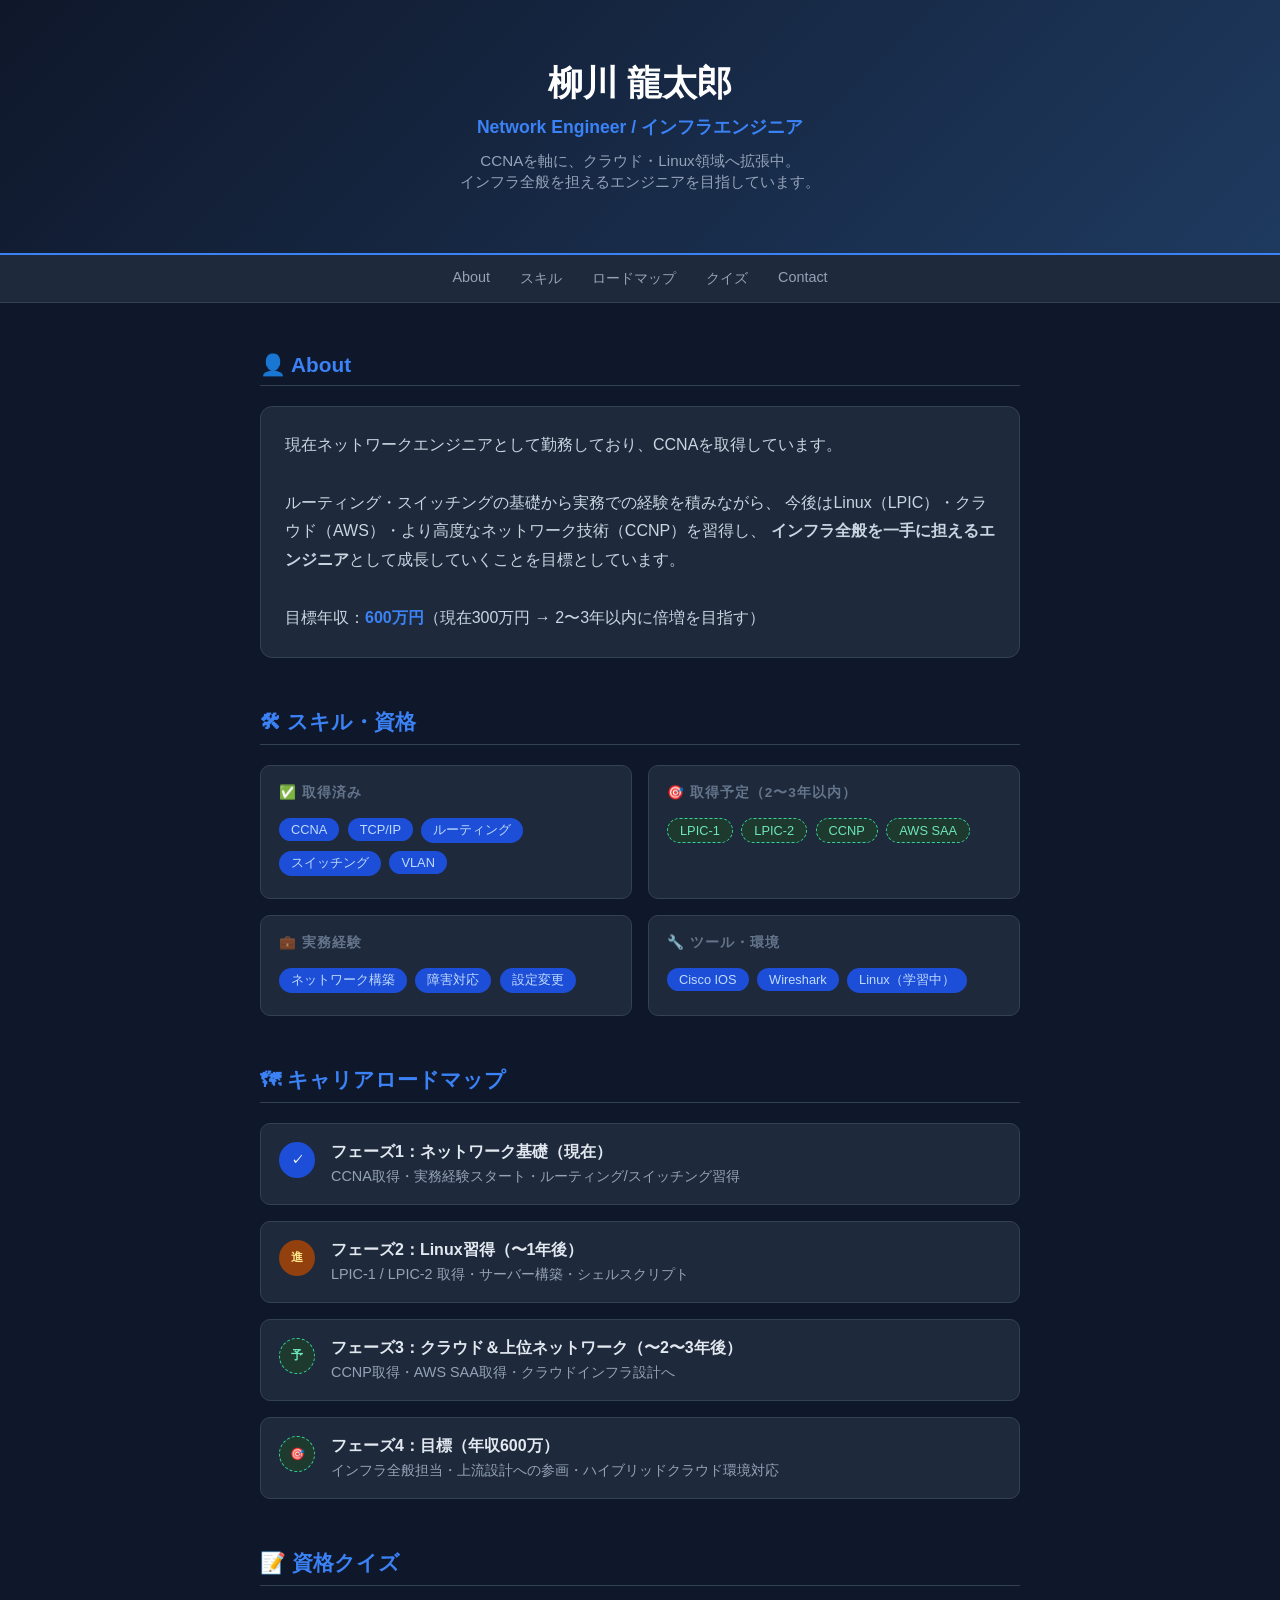
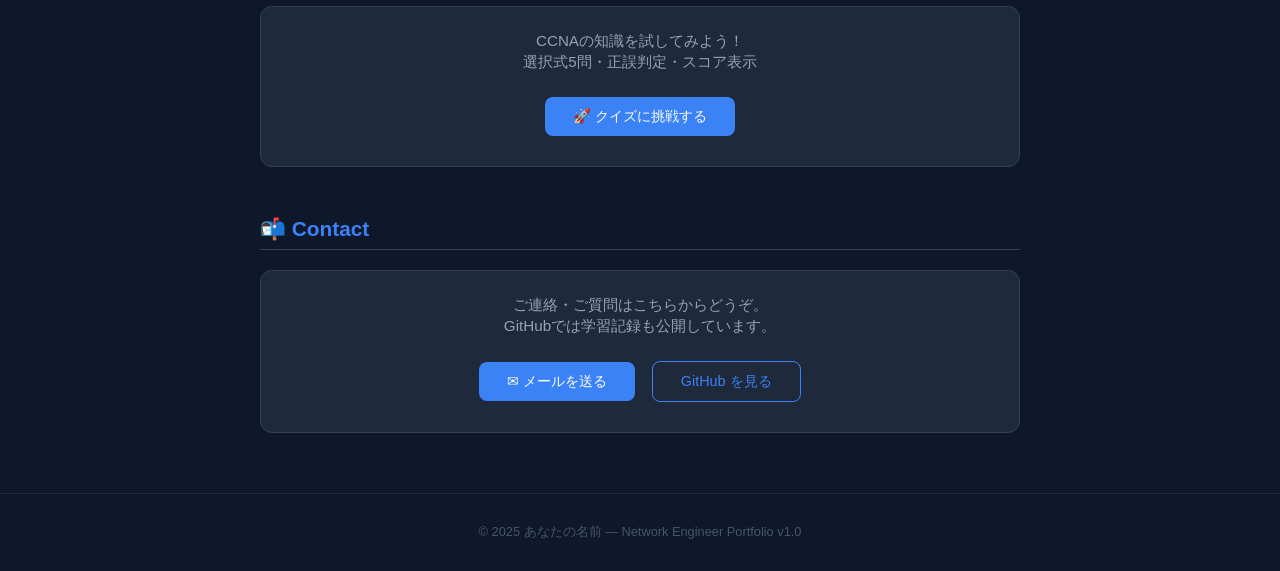
<file: index.html>
<!DOCTYPE html>
<html lang="ja">
<head>
<meta charset="UTF-8">
<meta name="viewport" content="width=device-width, initial-scale=1.0">
<title>Portfolio | Network Engineer</title>
<style>
  * { margin: 0; padding: 0; box-sizing: border-box; }
  body { font-family: 'Segoe UI', sans-serif; background: #0f172a; color: #e2e8f0; }

  /* ヘッダー */
  header {
    background: linear-gradient(135deg, #0f172a 0%, #1e3a5f 100%);
    padding: 60px 20px;
    text-align: center;
    border-bottom: 2px solid #3b82f6;
  }
  header h1 { font-size: 2.2rem; color: #fff; margin-bottom: 8px; }
  header p.role { color: #3b82f6; font-size: 1.1rem; font-weight: bold; margin-bottom: 12px; }
  header p.tagline { color: #94a3b8; font-size: 0.95rem; max-width: 500px; margin: 0 auto; }

  /* ナビ */
  nav {
    background: #1e293b;
    display: flex;
    justify-content: center;
    gap: 30px;
    padding: 14px;
    position: sticky;
    top: 0;
    z-index: 100;
    border-bottom: 1px solid #334155;
  }
  nav a { color: #94a3b8; text-decoration: none; font-size: 0.9rem; transition: color 0.2s; }
  nav a:hover { color: #3b82f6; }

  /* セクション共通 */
  section { max-width: 800px; margin: 50px auto; padding: 0 20px; }
  section h2 {
    font-size: 1.3rem;
    color: #3b82f6;
    margin-bottom: 20px;
    padding-bottom: 8px;
    border-bottom: 1px solid #334155;
    display: flex;
    align-items: center;
    gap: 8px;
  }

  /* About */
  .about-card {
    background: #1e293b;
    border-radius: 12px;
    padding: 24px;
    line-height: 1.8;
    color: #cbd5e1;
    border: 1px solid #334155;
  }

  /* スキル */
  .skills-grid { display: grid; grid-template-columns: 1fr 1fr; gap: 16px; }
  .skill-card {
    background: #1e293b;
    border-radius: 10px;
    padding: 18px;
    border: 1px solid #334155;
  }
  .skill-card h3 { font-size: 0.85rem; color: #64748b; margin-bottom: 12px; text-transform: uppercase; letter-spacing: 1px; }
  .badge {
    display: inline-block;
    background: #1d4ed8;
    color: #bfdbfe;
    border-radius: 20px;
    padding: 4px 12px;
    font-size: 0.8rem;
    margin: 4px 4px 4px 0;
  }
  .badge.plan { background: #1e3a2f; color: #6ee7b7; border: 1px dashed #34d399; }

  /* ロードマップ */
  .roadmap { display: flex; flex-direction: column; gap: 16px; }
  .road-item {
    display: flex;
    align-items: flex-start;
    gap: 16px;
    background: #1e293b;
    border-radius: 10px;
    padding: 18px;
    border: 1px solid #334155;
  }
  .road-dot {
    width: 36px; height: 36px;
    border-radius: 50%;
    display: flex; align-items: center; justify-content: center;
    font-size: 0.75rem; font-weight: bold;
    flex-shrink: 0;
  }
  .done { background: #1d4ed8; color: #fff; }
  .wip  { background: #92400e; color: #fde68a; }
  .future { background: #1e3a2f; color: #6ee7b7; border: 1px dashed #34d399; }
  .road-item div p { font-size: 0.9rem; color: #94a3b8; margin-top: 4px; }

  /* コンタクト */
  .contact-card {
    background: #1e293b;
    border-radius: 12px;
    padding: 24px;
    border: 1px solid #334155;
    text-align: center;
  }
  .contact-card p { color: #94a3b8; margin-bottom: 18px; font-size: 0.95rem; }
  .btn {
    display: inline-block;
    background: #3b82f6;
    color: #fff;
    padding: 10px 28px;
    border-radius: 8px;
    text-decoration: none;
    font-size: 0.9rem;
    margin: 6px;
    transition: background 0.2s;
  }
  .btn:hover { background: #2563eb; }
  .btn.ghost {
    background: transparent;
    border: 1px solid #3b82f6;
    color: #3b82f6;
  }
  .btn.ghost:hover { background: #1e3a5f; }

  footer {
    text-align: center;
    padding: 30px;
    color: #475569;
    font-size: 0.8rem;
    border-top: 1px solid #1e293b;
    margin-top: 60px;}
    

</style>
</head>
<body>

<header>
  <h1>柳川 龍太郎</h1>
  <p class="role">Network Engineer / インフラエンジニア</p>
  <p class="tagline">CCNAを軸に、クラウド・Linux領域へ拡張中。<br>インフラ全般を担えるエンジニアを目指しています。</p>
</header>

<nav>
  <a href="#about">About</a>
  <a href="#skills">スキル</a>
  <a href="#roadmap">ロードマップ</a>
  <a href="#quiz">クイズ</a>
  <a href="#contact">Contact</a>
</nav>

<!-- About -->
<section id="about">
  <h2>👤 About</h2>
  <div class="about-card">
    <p>
      現在ネットワークエンジニアとして勤務しており、CCNAを取得しています。<br><br>
      ルーティング・スイッチングの基礎から実務での経験を積みながら、
      今後はLinux（LPIC）・クラウド（AWS）・より高度なネットワーク技術（CCNP）を習得し、
      <strong>インフラ全般を一手に担えるエンジニア</strong>として成長していくことを目標としています。<br><br>
      目標年収：<strong style="color:#3b82f6">600万円</strong>（現在300万円 → 2〜3年以内に倍増を目指す）
    </p>
  </div>
</section>

<!-- スキル -->
<section id="skills">
  <h2>🛠 スキル・資格</h2>
  <div class="skills-grid">
    <div class="skill-card">
      <h3>✅ 取得済み</h3>
      <span class="badge">CCNA</span>
      <span class="badge">TCP/IP</span>
      <span class="badge">ルーティング</span>
      <span class="badge">スイッチング</span>
      <span class="badge">VLAN</span>
    </div>
    <div class="skill-card">
      <h3>🎯 取得予定（2〜3年以内）</h3>
      <span class="badge plan">LPIC-1</span>
      <span class="badge plan">LPIC-2</span>
      <span class="badge plan">CCNP</span>
      <span class="badge plan">AWS SAA</span>
    </div>
    <div class="skill-card">
      <h3>💼 実務経験</h3>
      <span class="badge">ネットワーク構築</span>
      <span class="badge">障害対応</span>
      <span class="badge">設定変更</span>
    </div>
    <div class="skill-card">
      <h3>🔧 ツール・環境</h3>
      <span class="badge">Cisco IOS</span>
      <span class="badge">Wireshark</span>
      <span class="badge">Linux（学習中）</span>
    </div>
  </div>
</section>

<!-- ロードマップ -->
<section id="roadmap">
  <h2>🗺 キャリアロードマップ</h2>
  <div class="roadmap">
    <div class="road-item">
      <div class="road-dot done">✓</div>
      <div>
        <strong>フェーズ1：ネットワーク基礎（現在）</strong>
        <p>CCNA取得・実務経験スタート・ルーティング/スイッチング習得</p>
      </div>
    </div>
    <div class="road-item">
      <div class="road-dot wip">進</div>
      <div>
        <strong>フェーズ2：Linux習得（〜1年後）</strong>
        <p>LPIC-1 / LPIC-2 取得・サーバー構築・シェルスクリプト</p>
      </div>
    </div>
    <div class="road-item">
      <div class="road-dot future">予</div>
      <div>
        <strong>フェーズ3：クラウド＆上位ネットワーク（〜2〜3年後）</strong>
        <p>CCNP取得・AWS SAA取得・クラウドインフラ設計へ</p>
      </div>
    </div>
    <div class="road-item">
      <div class="road-dot future">🎯</div>
      <div>
        <strong>フェーズ4：目標（年収600万）</strong>
        <p>インフラ全般担当・上流設計への参画・ハイブリッドクラウド環境対応</p>
      </div>
    </div>
  </div>
</section>

<!-- Contact -->
<!-- クイズ -->
<section id="quiz">
  <h2>📝 資格クイズ</h2>
  <div class="contact-card">
    <p>CCNAの知識を試してみよう！<br>選択式5問・正誤判定・スコア表示</p>
    <a href="./quizapp/index.html" class="btn">🚀 クイズに挑戦する</a>
  </div>
</section>
<section id="contact">
  <h2>📬 Contact</h2>
  <div class="contact-card">
    <p>ご連絡・ご質問はこちらからどうぞ。<br>GitHubでは学習記録も公開しています。</p>
    <a href="mailto:alszero322@gmail.com" class="btn">✉ メールを送る</a>
    <a href="https://github.com/alszero322-pixel" class="btn ghost">GitHub を見る</a>
  </div>
</section>

<footer>
  © 2025 あなたの名前 — Network Engineer Portfolio v1.0
</footer>

</body>
</html>
</file>
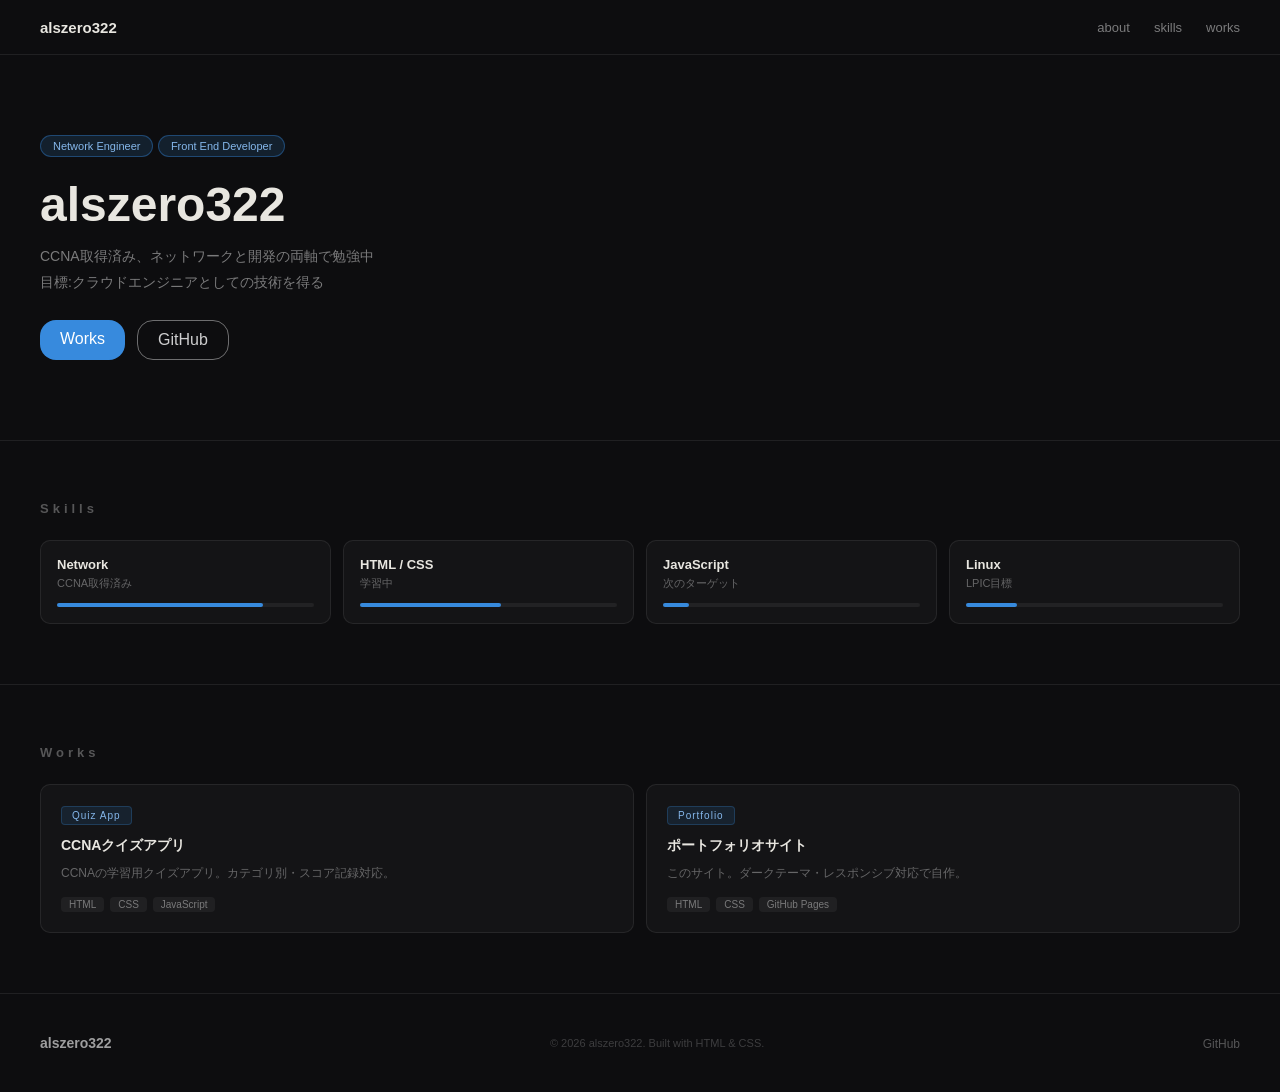
<file: practices/index.html>
<!DOCTYPE html> <!-- HTML5宣言 -->
<html lang="ja"> <!-- 言語は日本語 -->
<head> <!-- ヘッダ情報 -->
    <meta charset="UTF-8"> <!-- 文字コードはUTF-8 -->
    <meta name="viewport" content="width=device-width, initial-scale=1.0"> <!-- レスポンシブ対応 -->
    <title>alszero322 | ポートフォリオ</title> <!-- タイトル -->
    <link rel="stylesheet" href="style.css"> <!-- CSSファイルのリンク -->
</head>

<body>

    <header>
        <nav class="navbar">
            <span class="nav-logo">alszero322</span>
            <ul class="nav-links">
                <li><a href="#about">about</a></li>
                <li><a href="#skills">skills</a></li>
                <li><a href="#works">works</a></li>
            </ul>
        </nav>
    </header>

    <main>
        <section id="about" class="hero">
            <div class="hero-tag">Network Engineer</div>
            <div class="hero-tag">Front End Developer</div>
            <h1 class="hero-name">alszero322</h1>
            <div class="hero-sub">CCNA取得済み、ネットワークと開発の両軸で勉強中</div>
            <div class="hero-meta">目標:クラウドエンジニアとしての技術を得る</div>
            <div class="hero-btns">
                <a href="#works" class="btn-primary">Works</a>
                <a href="https://github.com/alszero322-pixel" class="btn-ghost">GitHub</a>
            </div>
        </section>
    </main>

    <section id="skills" class="skills">
    <h2 class="section-title">Skills</h2>
    <div class="skills-grid">
    <div class="skill-card">
        <h3 class="skill-name">Network</h3>
        <p class="skill-level">CCNA取得済み</p>
        <div class="skill-bar">
        <div class="skill-fill" style="width: 80%"></div>
        </div>
    </div>
    <div class="skill-card">
        <h3 class="skill-name">HTML / CSS</h3>
        <p class="skill-level">学習中</p>
        <div class="skill-bar">
        <div class="skill-fill" style="width: 55%"></div>
        </div>
    </div>
    <div class="skill-card">
        <h3 class="skill-name">JavaScript</h3>
        <p class="skill-level">次のターゲット</p>
        <div class="skill-bar">
        <div class="skill-fill" style="width: 10%"></div>
        </div>
    </div>
    <div class="skill-card">
        <h3 class="skill-name">Linux</h3>
        <p class="skill-level">LPIC目標</p>
        <div class="skill-bar">
        <div class="skill-fill" style="width: 20%"></div>
        </div>
    </div>
    </div>
</section>

<section id="works" class="works">
  <h2 class="section-title">Works</h2>
  <div class="works-grid">
    <div class="work-card">
      <span class="work-badge">Quiz App</span>
      <h3 class="work-title">CCNAクイズアプリ</h3>
      <p class="work-desc">CCNAの学習用クイズアプリ。カテゴリ別・スコア記録対応。</p>
      <div class="work-tags">
        <span class="work-tag">HTML</span>
        <span class="work-tag">CSS</span>
        <span class="work-tag">JavaScript</span>
      </div>
    </div>
    <div class="work-card">
      <span class="work-badge">Portfolio</span>
      <h3 class="work-title">ポートフォリオサイト</h3>
      <p class="work-desc">このサイト。ダークテーマ・レスポンシブ対応で自作。</p>
      <div class="work-tags">
        <span class="work-tag">HTML</span>
        <span class="work-tag">CSS</span>
        <span class="work-tag">GitHub Pages</span>
      </div>
    </div>
  </div>

</section>

<footer class="footer">
  <div class="footer-inner">
    <span class="footer-logo">alszero322</span>
    <p class="footer-copy">© 2026 alszero322. Built with HTML & CSS.</p>
    <div class="footer-links">
      <a href="https://github.com/alszero322-pixel">GitHub</a>
    </div>
  </div>
</footer>

</body>


</html>
</file>
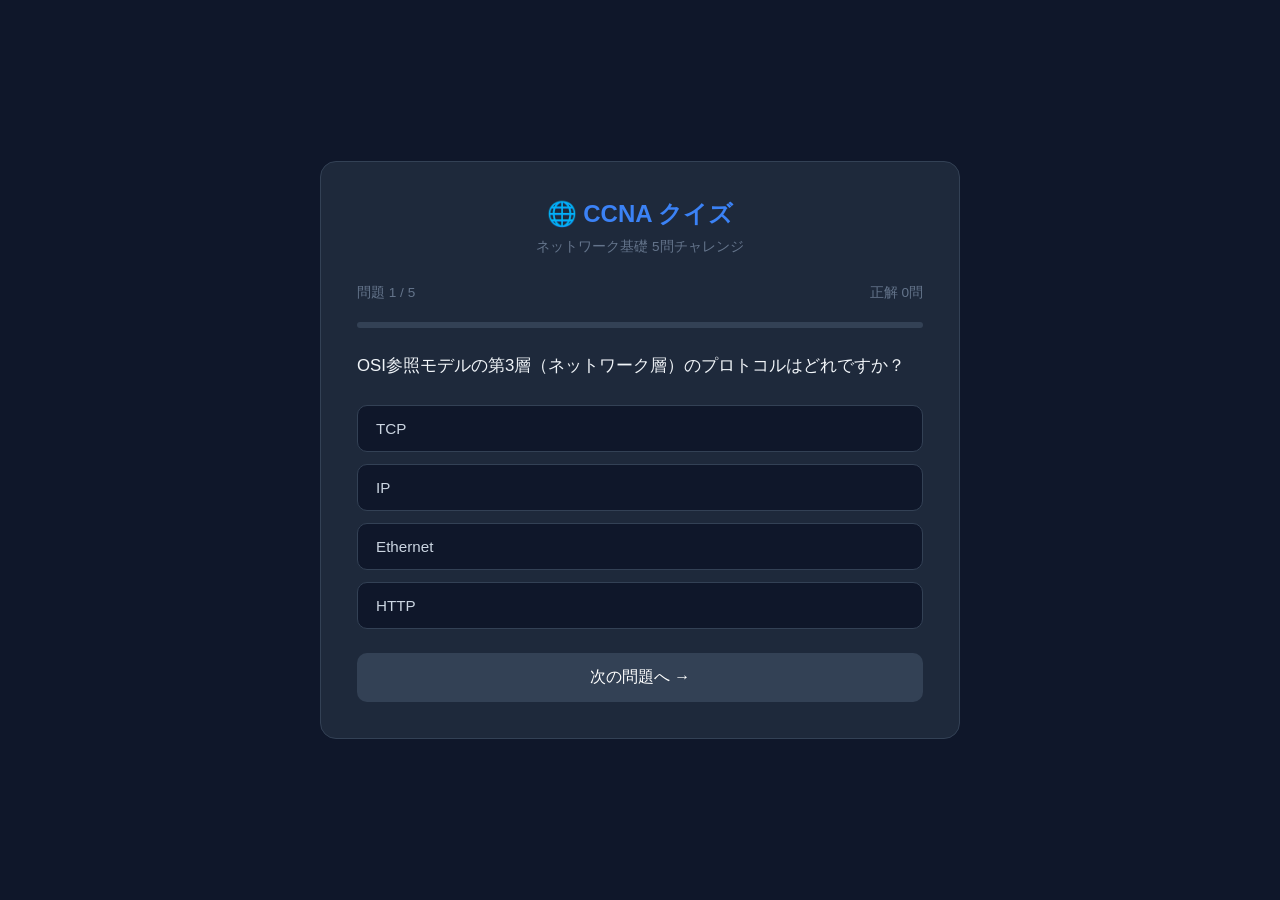
<file: quizapp/index.html>
<!DOCTYPE html>
<html lang="ja">
<head>
<meta charset="UTF-8">
<meta name="viewport" content="width=device-width, initial-scale=1.0">
<title>CCNA クイズ</title>
<style>
  * { margin: 0; padding: 0; box-sizing: border-box; }
  body {
    font-family: 'Segoe UI', sans-serif;
    background: #0f172a;
    color: #e2e8f0;
    min-height: 100vh;
    display: flex;
    align-items: center;
    justify-content: center;
    padding: 20px;
  }

  .container {
    background: #1e293b;
    border-radius: 16px;
    padding: 36px;
    max-width: 640px;
    width: 100%;
    border: 1px solid #334155;
  }

  h1 {
    text-align: center;
    color: #3b82f6;
    font-size: 1.5rem;
    margin-bottom: 8px;
  }

  .subtitle {
    text-align: center;
    color: #64748b;
    font-size: 0.85rem;
    margin-bottom: 28px;
  }

  .progress {
    display: flex;
    justify-content: space-between;
    align-items: center;
    margin-bottom: 20px;
  }

  .progress-text { color: #64748b; font-size: 0.85rem; }

  .progress-bar {
    width: 100%;
    height: 6px;
    background: #334155;
    border-radius: 10px;
    margin-bottom: 24px;
    overflow: hidden;
  }

  .progress-fill {
    height: 100%;
    background: #3b82f6;
    border-radius: 10px;
    transition: width 0.4s ease;
  }

  .question {
    font-size: 1.05rem;
    line-height: 1.7;
    margin-bottom: 24px;
    color: #f1f5f9;
  }

  .options { display: flex; flex-direction: column; gap: 12px; }

  .option {
    background: #0f172a;
    border: 1px solid #334155;
    border-radius: 10px;
    padding: 14px 18px;
    cursor: pointer;
    transition: all 0.2s;
    font-size: 0.95rem;
    color: #cbd5e1;
    text-align: left;
  }

  .option:hover:not(:disabled) {
    border-color: #3b82f6;
    color: #fff;
  }

  .option.correct {
    background: #1e3a2f;
    border-color: #34d399;
    color: #6ee7b7;
  }

  .option.wrong {
    background: #3b1a1a;
    border-color: #f87171;
    color: #fca5a5;
  }

  .option:disabled { cursor: default; }

  .feedback {
    margin-top: 20px;
    padding: 14px 18px;
    border-radius: 10px;
    font-size: 0.9rem;
    line-height: 1.6;
    display: none;
  }

  .feedback.correct {
    background: #1e3a2f;
    border: 1px solid #34d399;
    color: #6ee7b7;
    display: block;
  }

  .feedback.wrong {
    background: #3b1a1a;
    border: 1px solid #f87171;
    color: #fca5a5;
    display: block;
  }

  .btn {
    display: block;
    width: 100%;
    margin-top: 24px;
    padding: 14px;
    background: #3b82f6;
    color: #fff;
    border: none;
    border-radius: 10px;
    font-size: 1rem;
    cursor: pointer;
    transition: background 0.2s;
  }

  .btn:hover { background: #2563eb; }
  .btn:disabled { background: #334155; cursor: default; }

  /* スコア画面 */
  .score-screen { text-align: center; display: none; }
  .score-screen.show { display: block; }
  .score-circle {
    width: 120px;
    height: 120px;
    border-radius: 50%;
    background: #0f172a;
    border: 4px solid #3b82f6;
    display: flex;
    flex-direction: column;
    align-items: center;
    justify-content: center;
    margin: 0 auto 24px;
  }
  .score-number { font-size: 2.2rem; font-weight: bold; color: #3b82f6; }
  .score-label { font-size: 0.75rem; color: #64748b; }
  .score-message { font-size: 1.1rem; margin-bottom: 8px; color: #f1f5f9; }
  .score-sub { color: #64748b; font-size: 0.9rem; margin-bottom: 28px; }

  .back-link {
    display: inline-block;
    margin-top: 12px;
    color: #64748b;
    font-size: 0.85rem;
    text-decoration: none;
    transition: color 0.2s;
  }
  .back-link:hover { color: #3b82f6; }

  .quiz-screen { display: block; }
  .quiz-screen.hide { display: none; }
</style>
</head>
<body>
<div class="container">

  <!-- クイズ画面 -->
  <div class="quiz-screen" id="quizScreen">
    <h1>🌐 CCNA クイズ</h1>
    <p class="subtitle">ネットワーク基礎 5問チャレンジ</p>

    <div class="progress">
      <span class="progress-text" id="progressText">問題 1 / 5</span>
      <span class="progress-text" id="scoreText">正解 0問</span>
    </div>
    <div class="progress-bar">
      <div class="progress-fill" id="progressFill" style="width:0%"></div>
    </div>

    <div class="question" id="question"></div>
    <div class="options" id="options"></div>
    <div class="feedback" id="feedback"></div>
    <button class="btn" id="nextBtn" disabled onclick="nextQuestion()">次の問題へ →</button>
  </div>

  <!-- スコア画面 -->
  <div class="score-screen" id="scoreScreen">
    <h1>🎉 結果発表</h1>
    <br>
    <div class="score-circle">
      <span class="score-number" id="finalScore">0</span>
      <span class="score-label">/ 5問</span>
    </div>
    <p class="score-message" id="scoreMessage"></p>
    <p class="score-sub" id="scoreSub"></p>
    <button class="btn" onclick="restartQuiz()">🔄 もう一度挑戦</button>
    <br>
    <a href="../index.html" class="back-link">← ポートフォリオに戻る</a>
  </div>

</div>

<script>
const questions = [
  {
    q: "OSI参照モデルの第3層（ネットワーク層）のプロトコルはどれですか？",
    options: ["TCP", "IP", "Ethernet", "HTTP"],
    answer: 1,
    explanation: "IPはネットワーク層（第3層）のプロトコルです。TCPはトランスポート層（第4層）、EthernetはデータリンクとPhysical層、HTTPはアプリケーション層（第7層）です。"
  },
  {
    q: "192.168.1.0/24 のサブネットマスクはどれですか？",
    options: ["255.255.0.0", "255.0.0.0", "255.255.255.0", "255.255.255.128"],
    answer: 2,
    explanation: "/24はサブネットマスクの先頭から24ビットが1であることを意味します。これは255.255.255.0に相当します。"
  },
  {
    q: "スイッチはOSI参照モデルの何層で動作しますか？",
    options: ["第1層（物理層）", "第2層（データリンク層）", "第3層（ネットワーク層）", "第4層（トランスポート層）"],
    answer: 1,
    explanation: "スイッチはMACアドレスを使って通信するため、第2層（データリンク層）で動作します。ルーターは第3層（ネットワーク層）で動作します。"
  },
  {
    q: "デフォルトゲートウェイの役割として正しいものはどれですか？",
    options: [
      "同一ネットワーク内の通信を高速化する",
      "異なるネットワーク間のパケットを転送する",
      "MACアドレスをIPアドレスに変換する",
      "ドメイン名をIPアドレスに変換する"
    ],
    answer: 1,
    explanation: "デフォルトゲートウェイは異なるネットワーク間のパケットを転送するルーターのことです。同一ネットワーク外への通信はすべてここを経由します。"
  },
  {
    q: "VLANの説明として正しいものはどれですか？",
    options: [
      "物理的に離れたスイッチを1台に見せる技術",
      "1台の物理スイッチを論理的に複数のネットワークに分割する技術",
      "通信を暗号化してセキュリティを高める技術",
      "IPアドレスを自動割り当てする技術"
    ],
    answer: 1,
    explanation: "VLANは1台の物理スイッチを論理的に複数のネットワークに分割する技術です。セキュリティ向上やブロードキャストドメインの分割に使われます。"
  }
];

let current = 0;
let score = 0;
let answered = false;

function loadQuestion() {
  const q = questions[current];
  document.getElementById('question').textContent = q.q;
  document.getElementById('progressText').textContent = `問題 ${current + 1} / 5`;
  document.getElementById('scoreText').textContent = `正解 ${score}問`;
  document.getElementById('progressFill').style.width = `${(current / 5) * 100}%`;
  document.getElementById('feedback').className = 'feedback';
  document.getElementById('feedback').textContent = '';
  document.getElementById('nextBtn').disabled = true;
  answered = false;

  const opts = document.getElementById('options');
  opts.innerHTML = '';
  q.options.forEach((opt, i) => {
    const btn = document.createElement('button');
    btn.className = 'option';
    btn.textContent = opt;
    btn.onclick = () => selectAnswer(i);
    opts.appendChild(btn);
  });
}

function selectAnswer(i) {
  if (answered) return;
  answered = true;

  const q = questions[current];
  const btns = document.querySelectorAll('.option');
  btns.forEach(b => b.disabled = true);

  const fb = document.getElementById('feedback');
  if (i === q.answer) {
    btns[i].classList.add('correct');
    fb.className = 'feedback correct';
    fb.textContent = '✅ 正解！ ' + q.explanation;
    score++;
  } else {
    btns[i].classList.add('wrong');
    btns[q.answer].classList.add('correct');
    fb.className = 'feedback wrong';
    fb.textContent = '❌ 不正解。 ' + q.explanation;
  }

  document.getElementById('scoreText').textContent = `正解 ${score}問`;
  const nextBtn = document.getElementById('nextBtn');
  nextBtn.disabled = false;
  nextBtn.textContent = current === 4 ? '結果を見る 🎉' : '次の問題へ →';
}

function nextQuestion() {
  current++;
  if (current >= 5) {
    showScore();
  } else {
    loadQuestion();
  }
}

function showScore() {
  document.getElementById('quizScreen').classList.add('hide');
  const ss = document.getElementById('scoreScreen');
  ss.classList.add('show');
  document.getElementById('finalScore').textContent = score;
  document.getElementById('progressFill').style.width = '100%';

  const msgs = [
    ['😢 もう一度復習しよう', '基礎からじっくり取り組みましょう！'],
    ['🤔 もう少し！', '苦手な部分を重点的に復習しよう'],
    ['😊 なかなか良い！', '引き続き勉強を続けよう'],
    ['👍 よくできました！', 'この調子で問題数を増やしていこう'],
    ['🏆 満点！完璧です！', 'CCNA合格に向けて順調です！']
  ];

  const idx = score <= 1 ? 0 : score === 2 ? 1 : score === 3 ? 2 : score === 4 ? 3 : 4;
  document.getElementById('scoreMessage').textContent = msgs[idx][0];
  document.getElementById('scoreSub').textContent = msgs[idx][1];
}

function restartQuiz() {
  current = 0;
  score = 0;
  document.getElementById('scoreScreen').classList.remove('show');
  document.getElementById('quizScreen').classList.remove('hide');
  loadQuestion();
}

loadQuestion();
</script>
</body>
</html>
</file>
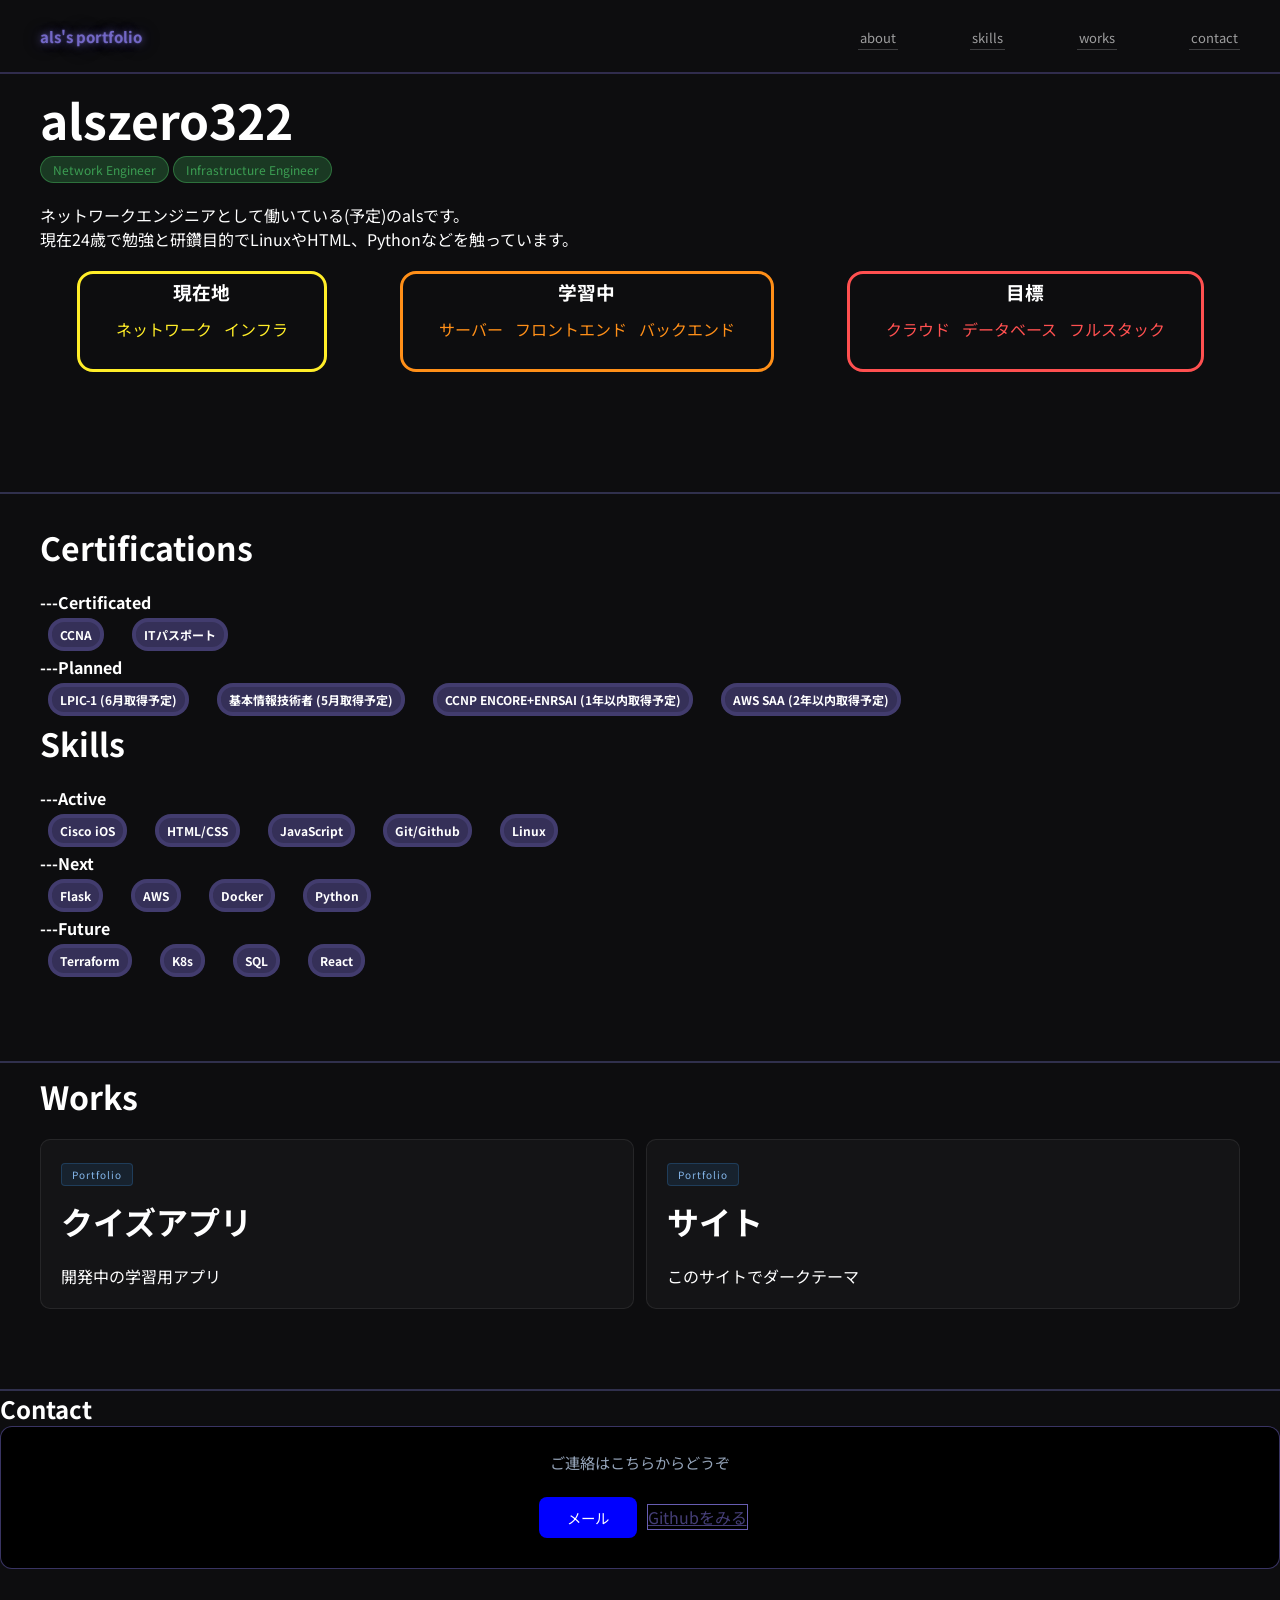
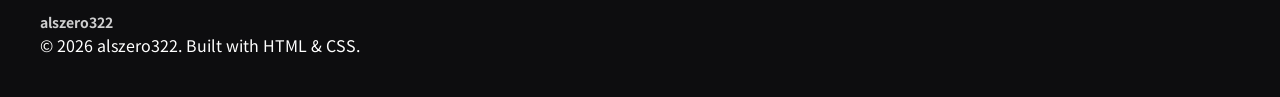
<file: portfolio/index ver.1.html>
<!DOCTYPE html> <!-- HTML5宣言 -->
<html lang="ja"> <!-- 言語は日本語 -->
<head> <!-- ヘッダ情報 -->
    <meta charset="UTF-8"> <!-- 文字コードはUTF-8 -->
    <meta name="viewport" content="width=device-width, initial-scale=1.0"> <!-- レスポンシブ対応 -->
    <title>alszero322 | ポートフォリオ</title> <!-- タイトル -->
    <link rel="stylesheet" href="style.css"> <!-- CSSファイルのリンク -->
    <link href="https://fonts.googleapis.com/css2?family=Noto+Sans+JP&display=swap" rel="stylesheet"> <!-- Google Fontsのリンク -->
</head>

<body> <!-- メインコンテンツ -->

    <header> <!-- ヘッダー -->
        <nav class="navbar"> <!-- ナビゲーションバー -->
            <span class="nav-logo">als's portfolio</span> <!-- ロゴ -->
            <ul class="nav-links"> <!-- ナビゲーションリンク -->
                <li><a href="#about">about</a></li> <!-- 自己紹介の部分 -->
                <li><a href="#skills">skills</a></li> <!-- 技術と資格の部分 -->
                <li><a href="#works">works</a></li> <!-- 作成したポートフォリオの部分 -->
                <li><a href="#contact">contact</a></li> <!-- 連絡先の部分 -->
            </ul>
        </nav>
    </header> <!-- ヘッダー終了 -->

    <main> <!-- メインコンテンツ -->
        <section id="about" class="hero"> <!-- 自己紹介のセクション -->
            <div class="hero-name">alszero322</div> <!-- 名前 -->
            <div class="hero-tag">Network Engineer</div> <!-- タグ1 -->
            <div class="hero-tag">Infrastructure Engineer</div> <!-- タグ2 -->
            <div class="hero-text">
                <p>ネットワークエンジニアとして働いている(予定)のalsです。<br>現在24歳で勉強と研鑽目的でLinuxやHTML、Pythonなどを触っています。
            </p>
            </div>
            <div class="hero-subs">
            <div class="hero-sub">
                <div class="hero-sub1">
                <h3 class="hero-subtitle">現在地</h3>
                <div class="hero-items">
                    <div class="hero-items1">
                    <div class="hero-subtitle">ネットワーク</div>
                    <div class="hero-subtitle">インフラ</div>
                    </div>
                </div>
                </div>
            </div>
            <div class="hero-sub"> <!-- サブタイトル -->
                <div class="hero-sub2">
                <h3 class="hero-subtitle">学習中</h3>
                <div class="hero-items">
                    <div class="hero-items2">
                    <div class="hero-subtitle">サーバー</div>
                    <div class="hero-subtitle">フロントエンド</div>
                    <div class="hero-subtitle">バックエンド</div>
                    </div>
                </div>
                </div>
            </div>
            <div class="hero-sub"> <!-- サブタイトル -->
                <div class="hero-sub3">
                <h3 class="hero-subtitle">目標</h3>
                <div class="hero-items">
                    <div class="hero-items3">
                    <div class="hero-subtitle">クラウド</div>
                    <div class="hero-subtitle">データベース</div>
                    <div class="hero-subtitle">フルスタック</div>
                    </div>
                </div>
                </div>
            </div>
        </div>
    </section>

        <section id="skills" class="skills">
            <h2 class="skills-title">Certifications</h2>
            <h4 class="skills-subtitles">---Certificated</h4>
            <div class="skills-grid">
                <div class="skills-card">
                    <div class="skills-name">CCNA</div>
                </div>
                <div class="skills-card">
                    <div class="skills-name">ITパスポート</div>
                </div>
            </div>
            <h4 class="skills-subtitles">---Planned</h4>
            <div class="skills-grid">
                <div class="skills-card">
                    <div class="skills-name">LPIC-1 (6月取得予定)</div>
                </div>
                <div class="skills-card">
                    <div class="skills-name">基本情報技術者 (5月取得予定)</div>
                </div>
                <div class="skills-card">
                    <div class="skills-name">CCNP ENCORE+ENRSAI (1年以内取得予定)</div>
                </div>
                <div class="skills-card">
                    <div class="skills-name">AWS SAA (2年以内取得予定)</div>
                </div>
            </div>
            <h2 class="skills-title">Skills</h2>
            <h4 class="skills-subtitles">---Active</h4>
            <div class="skills-grid">
                <div class="skills-card">
                    <div class="skills-name">Cisco iOS</div>
                </div>
                <div class="skills-card">
                    <div class="skills-name">HTML/CSS</div>
                </div>
                <div class="skills-card">
                    <div class="skills-name">JavaScript</div>
                </div>
                <div class="skills-card">
                    <div class="skills-name">Git/Github</div>
                </div>
                <div class="skills-card">
                    <div class="skills-name">Linux</div>
                </div>
            </div>
            <h4 class="skills-subtitles">---Next</h4>
            <div class="skills-grid">
                <div class="skills-card">
                    <div class="skills-name">Flask</div>
                </div>
                <div class="skills-card">
                    <div class="skills-name">AWS</div>
                </div>
                <div class="skills-card">
                    <div class="skills-name">Docker</div>
                </div>
                <div class="skills-card">
                    <div class="skills-name">Python</div>
                </div>
            </div>
            <h4 class="skills-subtitles">---Future</h4>
            <div class="skills-grid">
                <div class="skills-card">
                    <div class="skills-name">Terraform</div>
                </div>
                <div class="skills-card">
                    <div class="skills-name">K8s</div>
                </div>
                <div class="skills-card">
                    <div class="skills-name">SQL</div>
                </div>
                <div class="skills-card">
                    <div class="skills-name">React</div>
                </div>
            </div>
        </section>

        <section id="works" class="works">
            <h2 class="works-title">Works</h2>
            <div class="works-grid">
                <div class="works-cards">
                    <span class="works-badge">Portfolio</span>
                    <h3 class="works-title">クイズアプリ</h3>
                    <p class="works-desc">開発中の学習用アプリ</p>
                </div>
                <div class="works-cards">
                <span class="works-badge">Portfolio</span>
                    <h3 class="works-title">サイト</h3>
                    <p class="works-desc">このサイトでダークテーマ</p>
                </div>
            </div>
                

        </section>

        <section id="contact">
            <h2 class="contact-title">
                Contact
            </h2>
            <div class="contact-card">
                <p class="text">ご連絡はこちらからどうぞ</p>
                <div class="links">
                <a href="mailto:alszero322@gmail.com" class="btn">メール</a>
                <a href="https://github.com/alszero322-pixel" class="btn-ghost">Githubをみる</a>
            </div>
            </div>
        </section>
    </main>

    <footer class="footer">
        <div class="footer-inner">
            <span class="footer-logo">
                alszero322
            </span>
            <p class="footer-copy">© 2026 alszero322. Built with HTML & CSS.</p>
            
        </div>
    </footer>
</body>
</file>
<file: practices/style.css>
*{
    box-sizing: border-box;
    margin: 0;
    padding: 0;
}

body {
    font-family: sans-serif;
    background: #0d0d0f;
    color: #e8e6e0;
}

.navbar{
    display: flex;
    justify-content: space-between;
    align-items: center;
    padding: 18px 40px;
    border-bottom: 1px solid rgba(255,255,255,0.08);
}

.nav-logo{
    font-size: 15px;
    font-weight: bold;
}

.nav-links {
    display: flex;
    gap: 24px;
    list-style: none;
}

.nav-links a {
    color: rgba(255,255,255,0.45);
    text-decoration: none;
    font-size: 13px;
}

.hero {
    padding: 80px 40px;
    border-bottom: 1px solid rgba(255, 255, 255, 0.08);
}

.hero-tag {
    display: inline-block;
    font-size: 11px;
    background: rgba(55, 138, 221, 0.15);
    color: #85b7eb;
    border: 1px solid rgba(51, 134, 218, 0.4);
    border-radius: 18px;
    padding: 4px 12px;
    margin-bottom: 20px;
}

.hero-name {
    font-size: 48px;
    font-weight: bold;
    margin-bottom: 16px;
}

.hero-sub {
    font-size: 14px;
    color: rgba(255, 255, 255, 0.45);
    margin-bottom: 8px;
}

.hero-meta {
    font-size: 14px;
    color: rgba(255, 255, 255, 0.45);
    margin-bottom: 28px;
}

.hero-btns {
    display: flex;
    gap: 12px;
}

.btn-primary {
    background: #378ADD;
    color: #fff;
    border-radius: 16px;
    padding: 10px 20px;
    font-size: 16px;
    text-decoration: none;
}

.btn-ghost {
    background: transparent;
    color: rgba(255, 255, 255, 0.8);
    border: 1px solid rgba(255, 255, 255, 0.4);
    border-radius: 16px;
    padding: 10px 20px;
    font-size: 16px;
    text-decoration: none;
}

.skills {
  padding: 60px 40px;
  border-bottom: 1px solid rgba(255, 255, 255, 0.08);
}

.section-title {
  font-size: 13px;
  letter-spacing: 4px;
  color: rgba(255, 255, 255, 0.3);
  margin-bottom: 24px;
}

.skills-grid {
  display: grid;
  grid-template-columns: repeat(auto-fit, minmax(160px, 1fr));
  gap: 12px;
}

.skill-card {
  background: rgba(255, 255, 255, 0.03);
  border: 1px solid rgba(255, 255, 255, 0.08);
  border-radius: 10px;
  padding: 16px;
}

.skill-name {
  font-size: 13px;
  margin-bottom: 4px;
}

.skill-level {
  font-size: 11px;
  color: rgba(255, 255, 255, 0.35);
  margin-bottom: 12px;
}

.skill-bar {
  background: rgba(255, 255, 255, 0.06);
  border-radius: 4px;
  height: 4px;
}

.skill-fill {
  height: 100%;
  border-radius: 4px;
  background: #378ADD;
}

.works {
  padding: 60px 40px;
  border-bottom: 1px solid rgba(255, 255, 255, 0.08);
}

.works-grid {
  display: grid;
  grid-template-columns: repeat(auto-fit, minmax(220px, 1fr));
  gap: 12px;
}

.work-card {
  background: rgba(255, 255, 255, 0.03);
  border: 1px solid rgba(255, 255, 255, 0.08);
  border-radius: 10px;
  padding: 20px;
}

.work-badge {
  display: inline-block;
  font-size: 10px;
  padding: 3px 10px;
  background: rgba(55, 138, 221, 0.12);
  color: #85b7eb;
  border: 1px solid rgba(55, 138, 221, 0.25);
  border-radius: 4px;
  margin-bottom: 12px;
  letter-spacing: 1px;
}

.work-title {
  font-size: 14px;
  margin-bottom: 8px;
}

.work-desc {
  font-size: 12px;
  color: rgba(255, 255, 255, 0.35);
  line-height: 1.7;
  margin-bottom: 14px;
}

.work-tags {
  display: flex;
  flex-wrap: wrap;
  gap: 6px;
}

.work-tag {
  font-size: 10px;
  padding: 2px 8px;
  background: rgba(255, 255, 255, 0.05);
  color: rgba(255, 255, 255, 0.4);
  border-radius: 4px;
}

.footer {
  padding: 40px;
}

.footer-inner {
  display: flex;
  justify-content: space-between;
  align-items: center;
  flex-wrap: wrap;
  gap: 12px;
}

.footer-logo {
  font-size: 14px;
  font-weight: bold;
  color: rgba(255, 255, 255, 0.6);
}

.footer-copy {
  font-size: 11px;
  color: rgba(255, 255, 255, 0.2);
}

.footer-links a {
  font-size: 12px;
  color: rgba(255, 255, 255, 0.3);
  text-decoration: none;
}

.footer-links a:hover {
  color: rgba(255, 255, 255, 0.7);
}
</file>
<file: portfolio/style.css>
*{
    box-sizing: border-box; /* すべての要素のボックスサイズをborder-boxに設定 */
    margin: 0; /* すべての要素のマージンを0にリセット */
    padding: 0; /* すべての要素のパディングを0にリセット */
}

body {
    font-family: 'Noto Sans JP', sans-serif; /* フォントをNoto Sans JPに設定 */
    background: #0d0d0f; /* 背景色を#0d0d0fに設定 */
    color: white; /* 文字色を白に設定 */
}

.navbar {
    display: flex; /* フレックスボックスを使用してナビゲーションバーを配置 */
    justify-content: space-between; /* ナビゲーションバーの要素を左右に配置 */
    align-items: center; /* ナビゲーションバーの要素を垂直方向に中央揃え */
    padding: 24px 40px; /* ナビゲーションバーの内側の余白を24pxに設定 */
    border-bottom: 2px solid rgba(115, 104, 198, 0.336); /* ナビゲーションバーの下に薄い線を追加 */
}

.nav-logo{
    font-size: 15px; /* ロゴのフォントサイズを15pxに設定 */
    font-weight: bold; /* ロゴのフォントを太字に設定 */
    color: rgba(115, 104, 198, 1.0); /* ロゴの文字色をrgba(115, 104, 198, 1.0)に設定 */
    text-shadow: 
        0 0 8px rgba(115, 104, 198, 0.8), /* ロゴに薄い影を追加 */
        0 0 2px rgba(115, 104, 198, 0.5), /* ロゴにさらに薄い影を追加 */
        0 0 35px rgba(115, 104, 198, 0.3); /* ロゴにさらに薄い影を追加 */
}

.nav-links {
    display: flex; /* フレックスボックスを使用してナビゲーションリンクを配置 */
    gap: 72px; /* ナビゲーションリンクの間隔を36pxに設定 */
    list-style: none; /* ナビゲーションリンクのリストスタイルをなしに設定 */    
}

.nav-links a {
    color: rgba(255, 255, 255, 0.6); /* ナビゲーションリンクの文字色をrgba(255, 255, 255, 0.6)に設定 */
    text-decoration: none; /* ナビゲーションリンクのテキスト装飾をなしに設定 */
    font-size: 13px; /* ナビゲーションリンクのフォントサイズを13pxに設定 */ 
    border-bottom: 1px solid rgba(255, 255, 255, 0.2); /* ナビゲーションリンクの下に透明な線を追加 */
    padding: 2px; /* ナビゲーションリンクの内側の余白を2pxに設定 */
    transition: color 0.3s, border-bottom-color 0.3s; /* ナビゲーションリンクの文字色と下の線の色の変化に0.3秒のトランジションを追加 */ 

}

.nav-links a:hover {
    color: rgba(115, 104, 198, 0.8); /* ナビゲーションリンクにホバーしたときの文字色をrgba(115, 104, 198, 0.8)に設定 */
    border-bottom: 1px solid rgba(115, 104, 198, 0.8); /* ナビゲーションリンクにホバーしたときの下の線の色をrgba(115, 104, 198, 0.8)に設定 */
    text-shadow: 
        0 0 8px rgba(115, 104, 198, 0.8), /* ロゴに薄い影を追加 */
        0 0 2px rgba(115, 104, 198, 0.5), /* ロゴにさらに薄い影を追加 */
        0 0 35px rgba(115, 104, 198, 0.3); /* ロゴにさらに薄い影を追加 */
}

.hero {
    padding:10px 40px 80px; /* ヒーローセクションの内側の余白を80pxに設定 */
    border-bottom: 2px solid rgba(115, 115, 198, 0.336); /* ヒーローセクションの下に薄い線を追加 */
}

.hero-name {
    font-size: 48px; /* ヒーローセクションの名前のフォントサイズを48pxに設定 */
    font-weight: bold; /* ヒーローセクションの名前のフォントを太字に設定 */
    margin-bottom: 2px; /* ヒーローセクションの名前の下に16pxの余白を追加 */
}

.hero-tag {
    display: inline-block;
    font-size: 12px; /* ヒーローセクションのタグのフォントサイズを11pxに設定 */
    background: rgba(60, 158, 83, 0.308) ; /* ヒーローセクションのタグの背景色をrgba(60, 158, 83, 0.308)に設定 */
    color: rgba(60, 158, 83, 1.0); /* ヒーローセクションのタグの文字色をrgba(60, 158, 83, 1.0)に設定 */
    border: 1px solid rgba(60, 158, 83, 0.55) ; /* ヒーローセクションのタグの境界線をrgba(60, 158, 83, 0.55)に設定 */
    border-radius: 18px; /* ヒーローセクションのタグの角を丸くする */
    padding: 4px 12px; /* ヒーローセクションのタグの内側の余白を4px 12pxに設定 */
    margin-bottom: 20px; /* ヒーローセクションのタグの下に20pxの余白を追加 */   
    transition: border 0.3s; /* ヒーローセクションのタグの境界線の変化に0.3秒のトランジションを追加 */
}

.hero-tag:hover {
    border: 1px solid rgba(60, 158, 83, 1.0) ; /* ヒーローセクションのタグにホバーしたときの境界線をrgba(60, 158, 83, 1.0)に設定 */
}

.hero-text {
    margin-bottom: 20px; /* ヒーローセクションのテキストの下に20pxの余白を追加 */
}

/*３つまとめてはsubs、学習中など一つはsub、それがsubtitleとitemsにわかれてる*/

.hero-subs {
    display: flex;  /* フレックスボックスを使用してヒーローセクションのサブテキストを配置 */
    flex-wrap: wrap; /* ヒーローセクションのサブテキストが必要に応じて折り返すように設定 */
    justify-content: space-around; /* ヒーローセクションのサブテキストの要素を左右に配置 */
    margin-bottom: 20px; /* ヒーローセクションのサブテキストの下に20pxの余白を追加 */
}

.hero-sub {
    display: flex; /* フレックスボックスを使用してヒーローセクションのサブテキストを配置 */
    margin-bottom: 8px; /* ヒーローセクションのサブテキストの下に8pxの余白を追加 */
    flex-direction: column; /* ヒーローセクションのサブテキストを縦に配置 */
    flex-wrap: wrap; /* ヒーローセクションのサブテキストが必要に応じて折り返すように設定 */
    justify-content: space-between; /* ヒーローセクションのサブテキストの要素を左右に配置 */
    align-items: center; /* ヒーローセクションのサブテキストの要素を垂直方向に中央揃え */
    gap: 20px; /* ヒーローセクションのサブテキストの要素の間隔を20pxに設定 */
    margin-bottom: 20px; /* ヒーローセクションのサブテキストの下に20pxの余白を追加 */
}

.hero-sub1{
    border: 3px solid rgba(255, 237, 40);
    padding: 4px 36px 16px; /* ヒーローセクションのサブテキストの内側の余白を4px 12px 8pxに設定 */
    border-radius: 16px; /* ヒーローセクションのサブテキストの角を丸くする */
    transition: border 0.3s, box-shadow 0.3s, background 0.3s; /* ヒーローセクションのサブテキストの境界線、影、背景の変化に0.3秒のトランジションを追加 */
}

.hero-sub1:hover{
    border: 3px solid rgba(255, 237, 40); /* ヒーローセクションのサブテキストにホバーしたときの境界線をrgb(255, 237, 40)に設定 */
    box-shadow:
        0 0 10px rgba(255, 237, 0.5),
        0 0 15px rgba(255, 237, 40, 0.2),
        0 0 35px rgba(255, 237, 40, 0.1); /* ヒーローセクションのサブテキストにホバーしたときの影をrgb(255, 237, 40)に設定 */
    background: rgba(255, 237, 40, 0.1);
}

.hero-sub2{
    border: 3px solid rgba(255, 143, 24);
    padding: 4px 36px 16px; /* ヒーローセクションのサブテキストの内側の余白を4px 12px 8pxに設定 */
    border-radius: 16px; /* ヒーローセクションのサブテキストの角を丸くする */
    transition: border 0.3s, box-shadow 0.3s, background 0.3s; /* ヒーローセクションのサブテキストの境界線、影、背景の変化に0.3秒のトランジションを追加 */
}

.hero-sub2:hover{
    border: 3px solid rgba(255, 143, 24); /* ヒーローセクションのサブテキストにホバーしたときの境界線をrgb(255, 143, 24)に設定 */
    box-shadow:
        0 0 10px rgba(255, 143, 24, 0.5),
        0 0 15px rgba(255, 143, 24, 0.2),
        0 0 35px rgba(255, 143, 24, 0.1); /* ヒーローセクションのサブテキストにホバーしたときの影をrgb(255, 143, 24)に設定 */
    background: rgba(255, 143, 24, 0.1); 
}
    
.hero-sub3{
    border: 3px solid rgba(255, 80, 80);
    padding: 4px 36px 16px; /* ヒーローセクションのサブテキストの内側の余白を4px 12px 8pxに設定 */
    border-radius: 16px; /* ヒーローセクションのサブテキストの角を丸くする */
    transition: border 0.3s, box-shadow 0.3s, background 0.3s; /* ヒーローセクションのサブテキストの境界線、影、背景の変化に0.3秒のトランジションを追加 */
}

.hero-sub3:hover{
    border: 3px solid rgba(255, 80, 80); /* ヒーローセクションのサブテキストにホバーしたときの境界線をrgb(255, 80, 80)に設定 */
    box-shadow:
        0 0 10px rgba(255, 80, 80, 0.5),
        0 0 15px rgba(255, 80, 80, 0.2),
        0 0 35px rgba(255, 80, 80, 0.1); /* ヒーローセクションのサブテキストにホバーしたときの影をrgb(255, 80, 80)に設定 */
    background: rgba(255, 80, 80, 0.1); 
}   

.hero-subtitle{
    margin-bottom: 12px; /* ヒーローセクションのサブタイトルの下に12pxの余白を追加 */
    align-items: center; /* ヒーローセクションのサブタイトルの要素を垂直方向に中央揃え */
    text-align: center; /* ヒーローセクションのサブタイトルのテキストを中央揃え */

}

.hero-items1 {
    display: flex; /* フレックスボックスを使用してヒーローセクションのアイテムを配置 */
    gap: 12px; /* ヒーローセクションのアイテムの間隔を12pxに設定 */
    flex-wrap: wrap; /* ヒーローセクションのアイテムが必要に応じて折り返すように設定 */
    gap: 12px; /* ヒーローセクションのアイテムの間隔を12pxに設定 */
    justify-content: space-between; /* ヒーローセクションのアイテムを中央に配置 */
    color: rgba(255, 237, 40);
}

.hero-items2 {
    display: flex; /* フレックスボックスを使用してヒーローセクションのアイテムを配置 */
    gap: 12px; /* ヒーローセクションのアイテムの間隔を12pxに設定 */
    flex-wrap: wrap; /* ヒーローセクションのアイテムが必要に応じて折り返すように設定 */
    gap: 12px; /* ヒーローセクションのアイテムの間隔を12pxに設定 */
    justify-content: space-between; /* ヒーローセクションのアイテムを中央に配置 */
    color:rgba(255, 143, 24)
}

.hero-items3 {
    display: flex; /* フレックスボックスを使用してヒーローセクションのアイテムを配置 */
    gap: 12px; /* ヒーローセクションのアイテムの間隔を12pxに設定 */
    flex-wrap: wrap; /* ヒーローセクションのアイテムが必要に応じて折り返すように設定 */
    gap: 12px; /* ヒーローセクションのアイテムの間隔を12pxに設定 */
    justify-content: space-between; /* ヒーローセクションのアイテムを中央に配置 */
    color: rgba(255, 80, 80); /* ヒーローセクションのアイテムの文字色をrgb(255, 80, 80)に設定 */
}   

.skills {
    padding:30px 40px 80px; /* ヒーローセクションの内側の余白を80pxに設定 */
    border-bottom: 2px solid rgba(115, 115, 198, 0.336); /* ヒーローセクションの下に薄い線を追加 */
}

.skills-title {
    font-size: 32px; /* ヒーローセクションの名前のフォントサイズを48pxに設定 */
    font-weight: bold; /* ヒーローセクションの名前のフォントを太字に設定 */
    margin-bottom: 20px; /* ヒーローセクションの名前の下に16pxの余白を追加 */
}

.skills-grid {
    display: flex;
    gap: 12px;
    flex-wrap: wrap;
}


.skills-name {
    display: inline-block;
    border: 4px solid rgba(115, 104, 198, 0.2);
    padding:  4px 8px;
    font-size: 12px;
    margin: 4px 8px;
    border-radius: 16px;
    font-weight: bold;
    background-color: rgba(115, 104, 198, 0.4);
    
}
.works {
    padding:10px 40px 80px; /* ヒーローセクションの内側の余白を80pxに設定 */
    border-bottom: 2px solid rgba(115, 115, 198, 0.336); /* ヒーローセクションの下に薄い線を追加 */
}


.works-title {
    font-size: 32px; /* ヒーローセクションの名前のフォントサイズを48pxに設定 */
    font-weight: bold; /* ヒーローセクションの名前のフォントを太字に設定 */
    margin-bottom: 20px; /* ヒーローセクションの名前の下に16pxの余白を追加 */
}

.works-grid {
    display: grid;
    grid-template-columns: repeat(auto-fit, minmax(220px, 1fr));
    gap: 12px;
}

.works-cards {
    background: rgba(255, 255, 255, 0.03);
    border: 1px solid rgba(255, 255, 255, 0.08);
    border-radius: 10px;
    padding: 20px; 
}

.works-badge {
    display: inline-block;
    font-size: 10px;
    padding: 3px 10px;
    background: rgba(55, 138, 221, 0.12);
    color: #85b7eb;
    border: 1px solid rgba(55, 138, 221, 0.25);
    border-radius: 4px;
    margin-bottom: 12px;
    letter-spacing: 1px;
}

.work-desc {
    font-size: 12px;
    color: rgba(255, 255, 255, 0.35);
    line-height: 1.7;
    margin-bottom: 14px;
}

.contact {
    padding:10px 40px 80px; /* ヒーローセクションの内側の余白を80pxに設定 */
    border-bottom: 2px solid rgba(115, 115, 198, 0.336); /* ヒーローセクションの下に薄い線を追加 */
}

.contact-card {
    background: black;
    border-radius: 12px;
    padding: 24px;
    border: 1px solid rgba(115, 104, 198, 0.5);
    text-align: center;
}

.btn {
    display: inline-block;
    background: blue;
    color: white;
    padding: 10px 28px;
    border-radius: 8px;
    text-decoration: none;
    font-size: 0.9rem;
    margin: 6px;
}

.contact-card p { color: #94a3b8; margin-bottom: 18px; font-size: 0.95rem; }


.btn-ghost {
    background: transparent;
    border: 1px solid rgba(115, 104, 198, 0.9);
    color: rgba(115, 104, 198, 0.6)
}

.footer {
    padding: 40px;
}

.footer-logo {
    font-size: 14px;
    font-weight: bold;
    color: rgba(255, 255, 255, 0.8)
}

.footer-cipy {
    font-size: 11px;
    color: rgba(255, 255, 255, 0.4);
}
</file>
